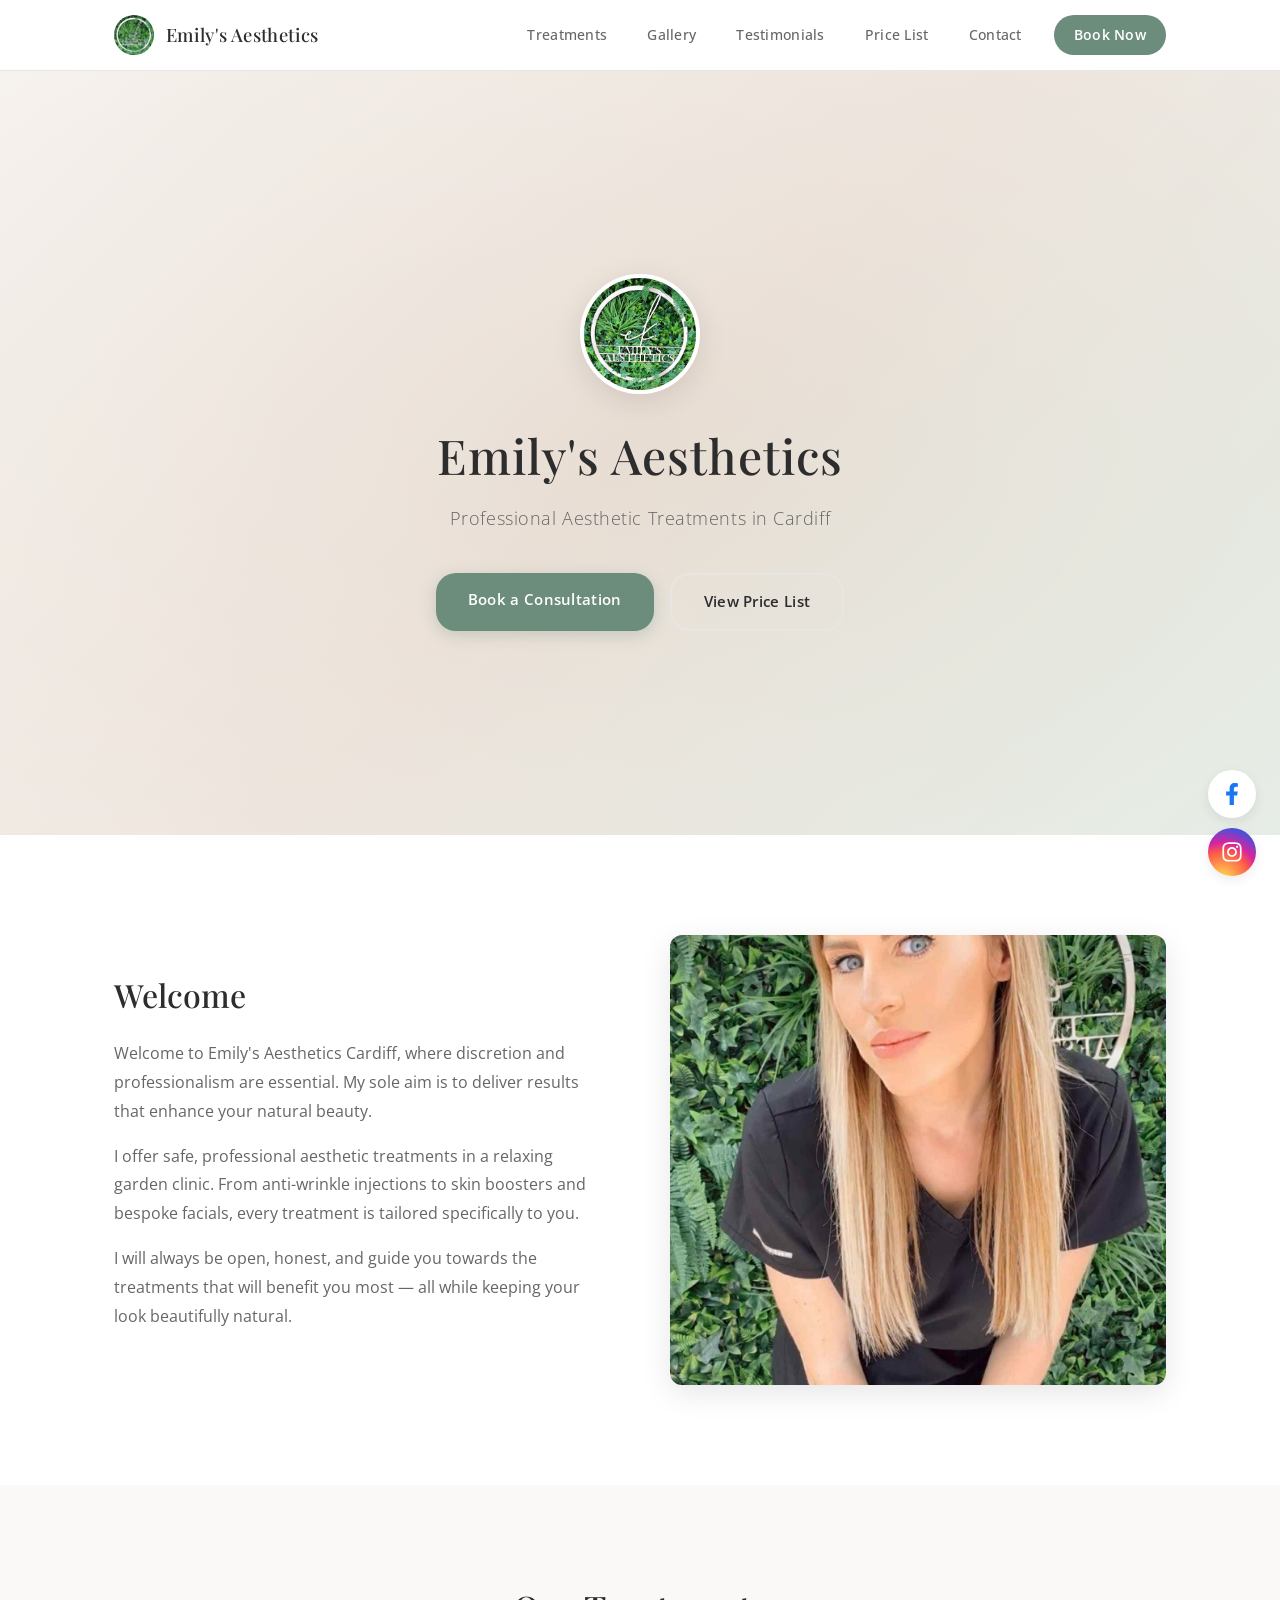
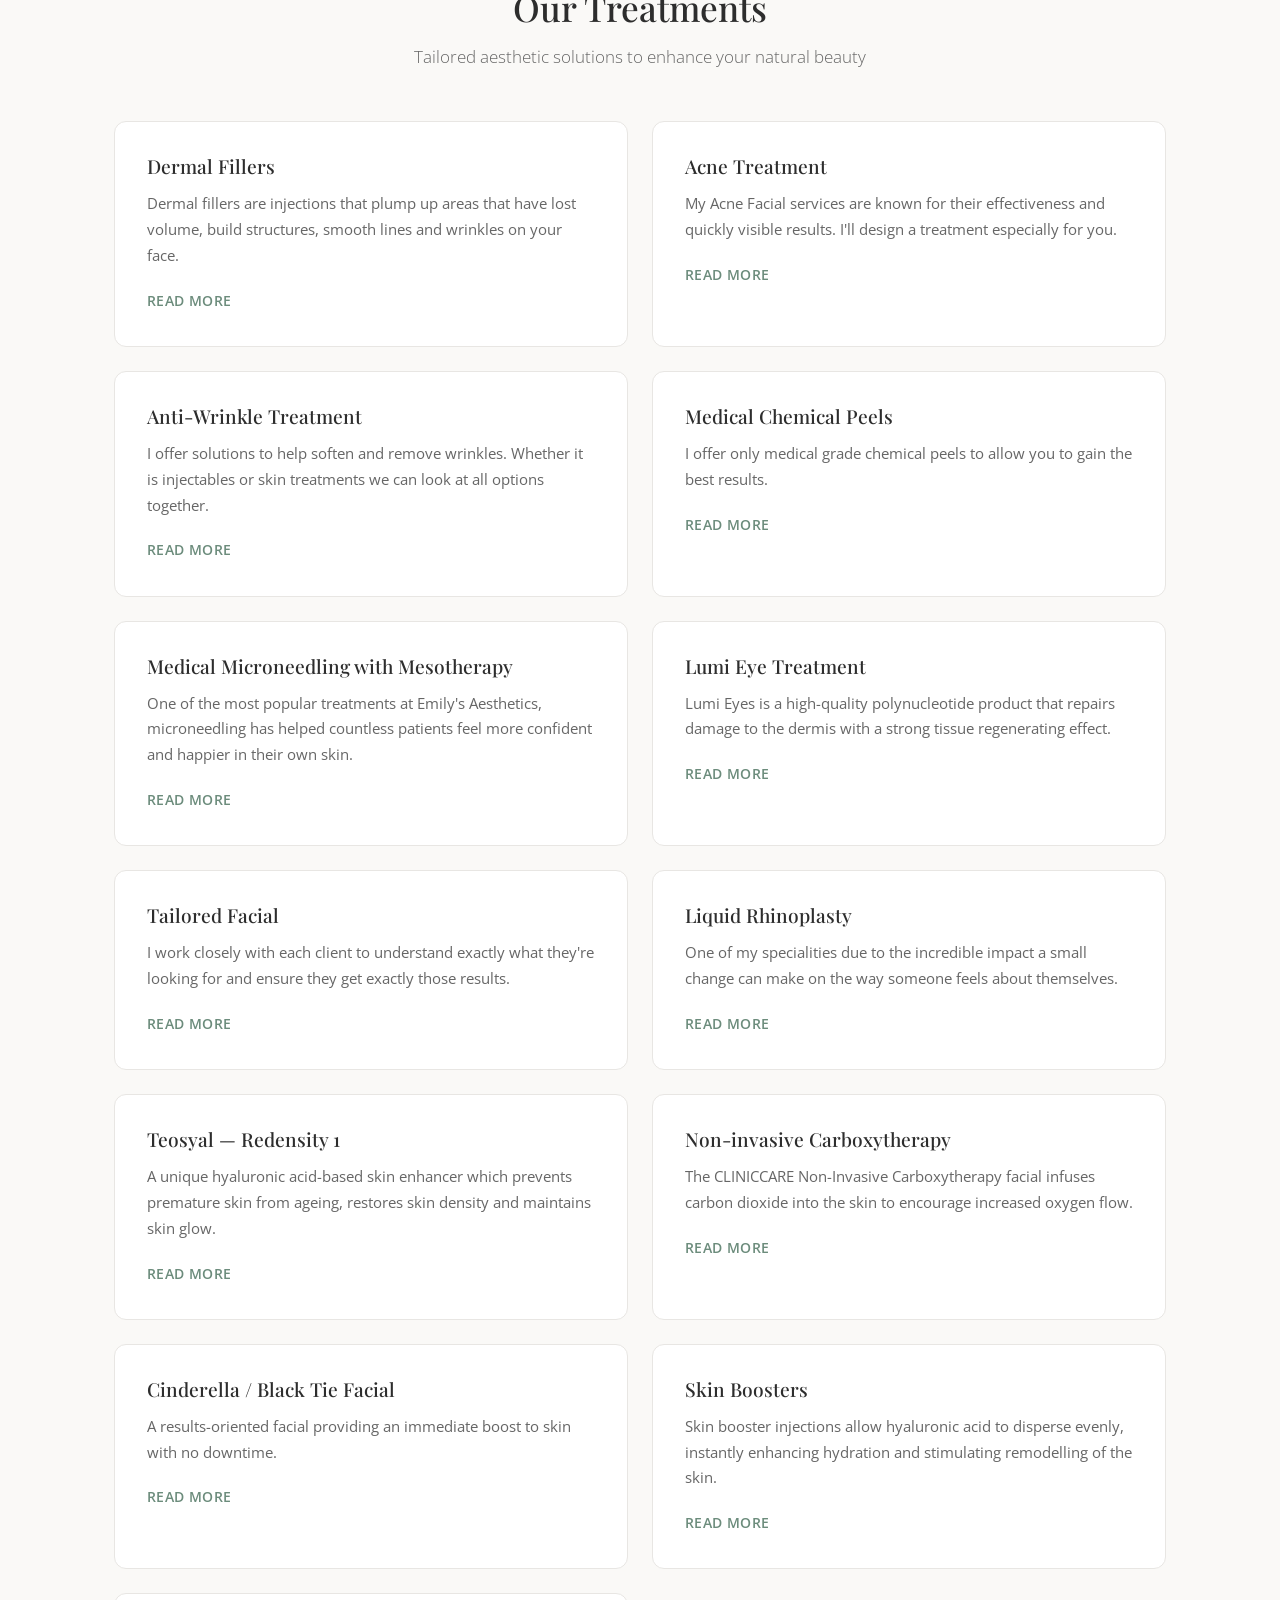
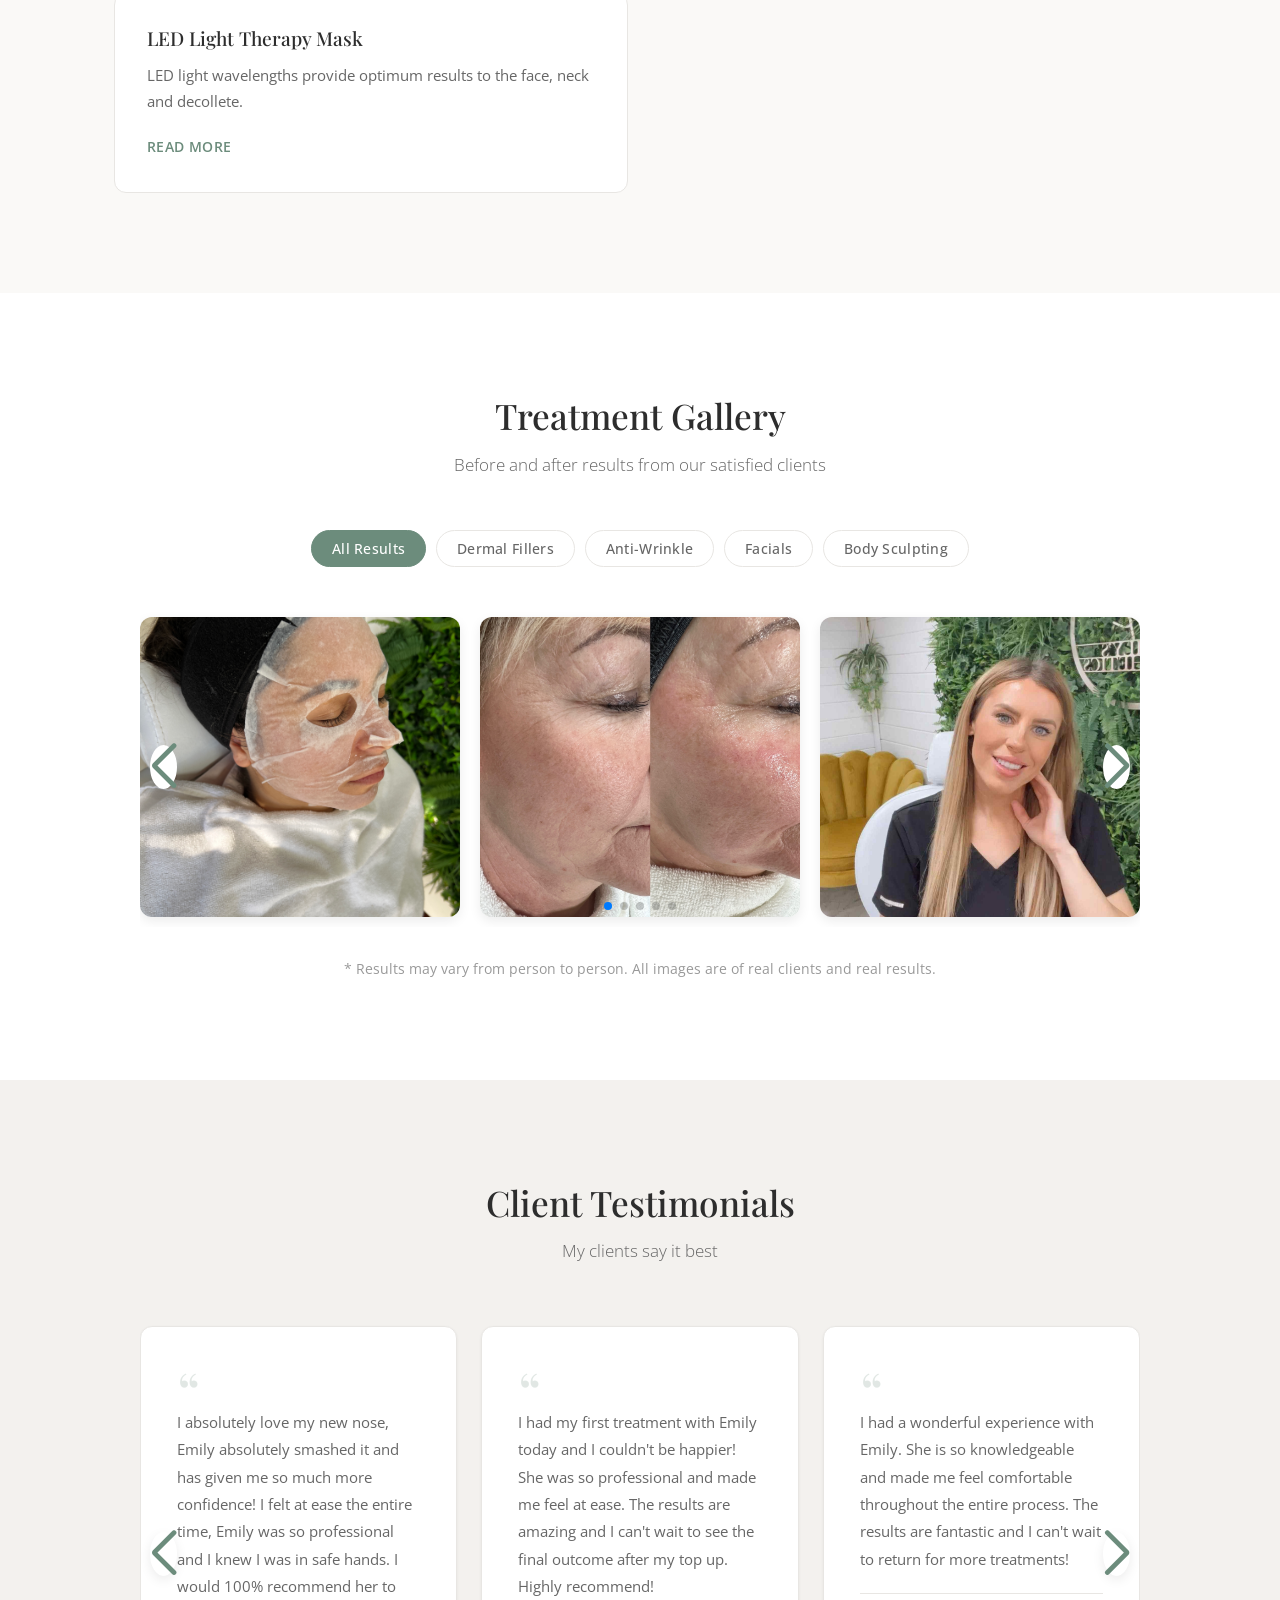
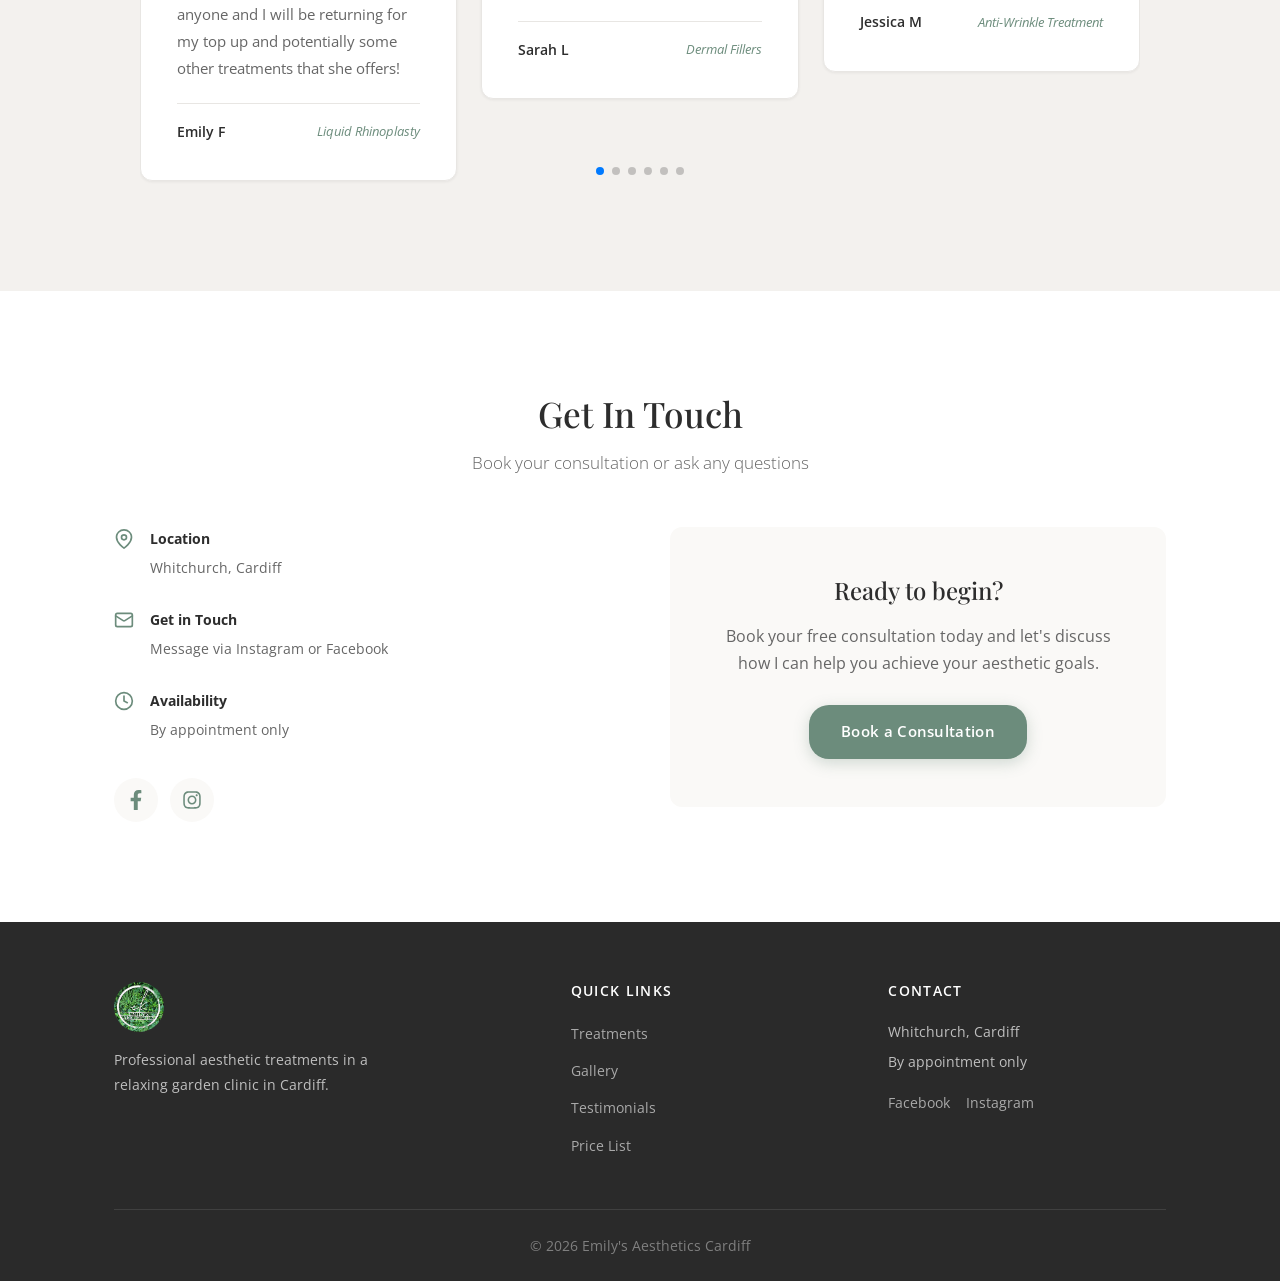
<file: index.html>
<!DOCTYPE html>
<html lang="en">
<head>
    <meta charset="UTF-8" />
    <meta name="viewport" content="width=device-width, initial-scale=1.0" />
    <meta name="description" content="Professional aesthetic treatments in Cardiff. Specializing in dermal fillers, anti-wrinkle treatments, and skin rejuvenation.">
    <meta name="keywords" content="aesthetics, Cardiff, dermal fillers, anti-wrinkle, skin treatments">
    <meta name="author" content="Emily's Aesthetics">
    <title>Emily's Aesthetics Cardiff</title>

    <!-- Stylesheets -->
    <link rel="stylesheet" href="style.css" />
    <link rel="preconnect" href="https://fonts.googleapis.com">
    <link rel="preconnect" href="https://fonts.gstatic.com" crossorigin>
    <link href="https://fonts.googleapis.com/css2?family=Playfair+Display:ital,wght@0,400;0,500;0,600;1,400&family=Open+Sans:wght@300;400;500;600&display=swap" rel="stylesheet">
    <link rel="stylesheet" href="https://cdn.jsdelivr.net/npm/swiper@11/swiper-bundle.min.css" />

    <!-- Schema Markup -->
    <script type="application/ld+json">
    {
      "@context": "https://schema.org",
      "@type": "BeautySalon",
      "name": "Emily's Aesthetics Cardiff",
      "address": {
        "@type": "PostalAddress",
        "addressLocality": "Cardiff",
        "addressRegion": "Wales"
      },
      "description": "Professional aesthetic treatments and skin care services",
      "priceRange": "££"
    }
    </script>
</head>
<body>

    <!-- Navigation -->
    <nav class="main-nav" id="mainNav">
        <div class="nav-inner">
            <a href="#" class="nav-logo">
                <img src="round-logo.jpg" alt="Emily's Aesthetics" />
                <span>Emily's Aesthetics</span>
            </a>
            <button class="nav-toggle" id="navToggle" aria-label="Toggle navigation">
                <span></span>
                <span></span>
                <span></span>
            </button>
            <ul class="nav-links" id="navLinks">
                <li><a href="#treatments">Treatments</a></li>
                <li><a href="#gallery">Gallery</a></li>
                <li><a href="#testimonials">Testimonials</a></li>
                <li><a href="price-list.html">Price List</a></li>
                <li><a href="#contact">Contact</a></li>
                <li><a href="https://portal.aestheticnursesoftware.com/book-online/953" class="nav-cta">Book Now</a></li>
            </ul>
        </div>
    </nav>

    <!-- Hero Header -->
    <header class="hero">
        <div class="hero-overlay"></div>
        <div class="hero-content">
            <img src="round-logo.jpg" alt="Emily's Aesthetics Logo" class="hero-logo" />
            <h1>Emily's Aesthetics</h1>
            <p class="hero-tagline">Professional Aesthetic Treatments in Cardiff</p>
            <div class="hero-buttons">
                <a href="https://portal.aestheticnursesoftware.com/book-online/953" class="btn btn-primary">Book a Consultation</a>
                <a href="price-list.html" class="btn btn-secondary">View Price List</a>
            </div>
        </div>
    </header>

    <!-- About / Intro Section -->
    <section class="intro">
        <div class="container">
            <div class="intro-content">
                <div class="intro-text">
                    <h2>Welcome</h2>
                    <p>Welcome to Emily's Aesthetics Cardiff, where discretion and professionalism are essential. My sole aim is to deliver results that enhance your natural beauty.</p>
                    <p>I offer safe, professional aesthetic treatments in a relaxing garden clinic. From anti-wrinkle injections to skin boosters and bespoke facials, every treatment is tailored specifically to you.</p>
                    <p>I will always be open, honest, and guide you towards the treatments that will benefit you most — all while keeping your look beautifully natural.</p>
                </div>
                <div class="intro-image">
                    <img src="emily.jpg" alt="Emily — Aesthetic Practitioner" loading="lazy" />
                </div>
            </div>
        </div>
    </section>

    <!-- Treatments Section -->
    <section id="treatments" class="treatments">
        <div class="container">
            <div class="section-header">
                <h2>Our Treatments</h2>
                <p>Tailored aesthetic solutions to enhance your natural beauty</p>
            </div>

            <div class="treatments-grid">
                <div class="treatment-card">
                    <h3>Dermal Fillers</h3>
                    <p>Dermal fillers are injections that plump up areas that have lost volume, build structures, smooth lines and wrinkles on your face.</p>
                    <p class="treatment-extra">I specialise in natural enhancements only that will tweak and enhance your natural beauty making you feel fresh and youthful.</p>
                    <span class="read-more-btn">Read more</span>
                </div>

                <div class="treatment-card">
                    <h3>Acne Treatment</h3>
                    <p>My Acne Facial services are known for their effectiveness and quickly visible results. I'll design a treatment especially for you.</p>
                    <p class="treatment-extra">Ready to achieve the finest results? Schedule your next appointment today.</p>
                    <span class="read-more-btn">Read more</span>
                </div>

                <div class="treatment-card">
                    <h3>Anti-Wrinkle Treatment</h3>
                    <p>I offer solutions to help soften and remove wrinkles. Whether it is injectables or skin treatments we can look at all options together.</p>
                    <span class="read-more-btn">Read more</span>
                </div>

                <div class="treatment-card">
                    <h3>Medical Chemical Peels</h3>
                    <p>I offer only medical grade chemical peels to allow you to gain the best results.</p>
                    <p class="treatment-extra">Skin peels can improve fine lines and wrinkles, pigmentation, rough skin surface, dehydrated skin, acne and acne scarring, rosacea, closes dilated pores, and decreased luminosity. Treatment intervals vary from 1 week to 4 weeks during a series of 4 to 6 treatments.</p>
                    <span class="read-more-btn">Read more</span>
                </div>

                <div class="treatment-card">
                    <h3>Medical Microneedling with Mesotherapy</h3>
                    <p>One of the most popular treatments at Emily's Aesthetics, microneedling has helped countless patients feel more confident and happier in their own skin.</p>
                    <p class="treatment-extra">Reach out to learn more about how this service can be personalised for your unique needs.</p>
                    <span class="read-more-btn">Read more</span>
                </div>

                <div class="treatment-card">
                    <h3>Lumi Eye Treatment</h3>
                    <p>Lumi Eyes is a high-quality polynucleotide product that repairs damage to the dermis with a strong tissue regenerating effect.</p>
                    <p class="treatment-extra">Designed for treatments around the eyes and the tear valley with a filling effect. The result is strong hydration, rejuvenation of the tissue, and reduction of fatigue symptoms and skin blueing.</p>
                    <span class="read-more-btn">Read more</span>
                </div>

                <div class="treatment-card">
                    <h3>Tailored Facial</h3>
                    <p>I work closely with each client to understand exactly what they're looking for and ensure they get exactly those results.</p>
                    <p class="treatment-extra">There is a wide range of different facial options. For more information, get in touch to arrange a free consultation.</p>
                    <span class="read-more-btn">Read more</span>
                </div>

                <div class="treatment-card">
                    <h3>Liquid Rhinoplasty</h3>
                    <p>One of my specialities due to the incredible impact a small change can make on the way someone feels about themselves.</p>
                    <p class="treatment-extra">It is a highly skilled area that has to be treated with the utmost knowledge of anatomy and risk management. I have mastered my skills over years of training and treating this specific area.</p>
                    <span class="read-more-btn">Read more</span>
                </div>

                <div class="treatment-card">
                    <h3>Teosyal — Redensity 1</h3>
                    <p>A unique hyaluronic acid-based skin enhancer which prevents premature skin from ageing, restores skin density and maintains skin glow.</p>
                    <p class="treatment-extra">This treatment can be used on the face, neck and neckline. Suitable for areas showing signs of dryness, cutaneous slackening, sun damage and ageing.</p>
                    <span class="read-more-btn">Read more</span>
                </div>

                <div class="treatment-card">
                    <h3>Non-invasive Carboxytherapy</h3>
                    <p>The CLINICCARE Non-Invasive Carboxytherapy facial infuses carbon dioxide into the skin to encourage increased oxygen flow.</p>
                    <p class="treatment-extra">This improves circulation, resulting in cell restoration, reduction in fine lines and wrinkles, and collagen stimulation.</p>
                    <span class="read-more-btn">Read more</span>
                </div>

                <div class="treatment-card">
                    <h3>Cinderella / Black Tie Facial</h3>
                    <p>A results-oriented facial providing an immediate boost to skin with no downtime.</p>
                    <p class="treatment-extra">Skin looks brighter, firmer and re-hydrated after just one treatment, with a natural luminosity that lasts up to 48 hours!</p>
                    <span class="read-more-btn">Read more</span>
                </div>

                <div class="treatment-card">
                    <h3>Skin Boosters</h3>
                    <p>Skin booster injections allow hyaluronic acid to disperse evenly, instantly enhancing hydration and stimulating remodelling of the skin.</p>
                    <p class="treatment-extra">They do not create shape or volume in the skin as it is not a dermal filler.</p>
                    <span class="read-more-btn">Read more</span>
                </div>

                <div class="treatment-card">
                    <h3>LED Light Therapy Mask</h3>
                    <p>LED light wavelengths provide optimum results to the face, neck and decollete.</p>
                    <p class="treatment-extra">This technology stimulates cells called fibroblasts which produce collagen, while slowing down the production of enzymes that break down collagen.</p>
                    <span class="read-more-btn">Read more</span>
                </div>
            </div>
        </div>
    </section>

    <!-- Gallery Section -->
    <section id="gallery" class="gallery">
        <div class="container">
            <div class="section-header">
                <h2>Treatment Gallery</h2>
                <p>Before and after results from our satisfied clients</p>
            </div>

            <div class="gallery-categories">
                <button class="category-btn active" data-category="all">All Results</button>
                <button class="category-btn" data-category="fillers">Dermal Fillers</button>
                <button class="category-btn" data-category="anti-wrinkle">Anti-Wrinkle</button>
                <button class="category-btn" data-category="facials">Facials</button>
                <button class="category-btn" data-category="sculpting">Body Sculpting</button>
            </div>

            <!-- Gallery Swiper -->
            <div class="swiper gallerySwiper">
                <div class="swiper-wrapper">
                    <div class="swiper-slide">
                        <div class="gallery-card">
                            <img src="facial-mask.jpg" alt="Facial Treatment Results" loading="lazy" class="gallery-image" />
                            <div class="gallery-caption">Facial Treatment Results</div>
                        </div>
                    </div>
                    <div class="swiper-slide">
                        <div class="gallery-card">
                            <img src="before-after.jpg" alt="Before and After Comparison" loading="lazy" class="gallery-image" />
                            <div class="gallery-caption">Treatment Transformation</div>
                        </div>
                    </div>
                    <div class="swiper-slide">
                        <div class="gallery-card">
                            <img src="face.jpg" alt="Close-Up Result" loading="lazy" class="gallery-image" />
                            <div class="gallery-caption">Detailed Results</div>
                        </div>
                    </div>
                    <div class="swiper-slide">
                        <div class="gallery-card">
                            <img src="chair.jpg" alt="Professional Clinic Environment" loading="lazy" class="gallery-image" />
                            <div class="gallery-caption">Our Professional Clinic</div>
                        </div>
                    </div>
                    <div class="swiper-slide">
                        <div class="gallery-card">
                            <img src="emily.jpg" alt="Emily at Work" loading="lazy" class="gallery-image" />
                            <div class="gallery-caption">Emily Performing Treatment</div>
                        </div>
                    </div>
                </div>
                <div class="swiper-button-next" aria-label="Next slide"></div>
                <div class="swiper-button-prev" aria-label="Previous slide"></div>
                <div class="swiper-pagination"></div>
            </div>

            <div class="gallery-disclaimer">
                <p>* Results may vary from person to person. All images are of real clients and real results.</p>
            </div>
        </div>

        <!-- Gallery Modal -->
        <div id="gallery-modal" class="modal">
            <span class="close-modal" aria-label="Close image preview">&times;</span>
            <img class="modal-content" id="modal-img" alt="Enlarged gallery image">
            <div id="modal-caption"></div>
        </div>
    </section>

    <!-- Testimonials Section -->
    <section id="testimonials" class="testimonials">
        <div class="container">
            <div class="section-header">
                <h2>Client Testimonials</h2>
                <p>My clients say it best</p>
            </div>

            <div class="swiper testimonialSwiper">
                <div class="swiper-wrapper">
                    <div class="swiper-slide">
                        <div class="testimonial-card">
                            <div class="quote-mark">&ldquo;</div>
                            <p>I absolutely love my new nose, Emily absolutely smashed it and has given me so much more confidence! I felt at ease the entire time, Emily was so professional and I knew I was in safe hands. I would 100% recommend her to anyone and I will be returning for my top up and potentially some other treatments that she offers!</p>
                            <div class="testimonial-footer">
                                <span class="client-name">Emily F</span>
                                <span class="client-treatment">Liquid Rhinoplasty</span>
                            </div>
                        </div>
                    </div>
                    <div class="swiper-slide">
                        <div class="testimonial-card">
                            <div class="quote-mark">&ldquo;</div>
                            <p>I had my first treatment with Emily today and I couldn't be happier! She was so professional and made me feel at ease. The results are amazing and I can't wait to see the final outcome after my top up. Highly recommend!</p>
                            <div class="testimonial-footer">
                                <span class="client-name">Sarah L</span>
                                <span class="client-treatment">Dermal Fillers</span>
                            </div>
                        </div>
                    </div>
                    <div class="swiper-slide">
                        <div class="testimonial-card">
                            <div class="quote-mark">&ldquo;</div>
                            <p>I had a wonderful experience with Emily. She is so knowledgeable and made me feel comfortable throughout the entire process. The results are fantastic and I can't wait to return for more treatments!</p>
                            <div class="testimonial-footer">
                                <span class="client-name">Jessica M</span>
                                <span class="client-treatment">Anti-Wrinkle Treatment</span>
                            </div>
                        </div>
                    </div>
                    <div class="swiper-slide">
                        <div class="testimonial-card">
                            <div class="quote-mark">&ldquo;</div>
                            <p>Emily is amazing! She took the time to understand exactly what I wanted and delivered beyond my expectations. The results are natural and beautiful. I highly recommend her services!</p>
                            <div class="testimonial-footer">
                                <span class="client-name">Laura T</span>
                                <span class="client-treatment">Facial Treatment</span>
                            </div>
                        </div>
                    </div>
                    <div class="swiper-slide">
                        <div class="testimonial-card">
                            <div class="quote-mark">&ldquo;</div>
                            <p>I had a fantastic experience with Emily. She is so professional and knowledgeable. The results are stunning and I couldn't be happier. I will definitely be returning for more treatments!</p>
                            <div class="testimonial-footer">
                                <span class="client-name">Rachel B</span>
                                <span class="client-treatment">Skin Boosters</span>
                            </div>
                        </div>
                    </div>
                    <div class="swiper-slide">
                        <div class="testimonial-card">
                            <div class="quote-mark">&ldquo;</div>
                            <p>I highly recommend Emily's Aesthetics for anyone considering non-surgical cosmetic treatments. She has truly exceeded my expectations, and I will definitely be returning for future enhancements. Thank you, Em, for helping me look and feel my best!</p>
                            <div class="testimonial-footer">
                                <span class="client-name">Taryn W</span>
                                <span class="client-treatment">Combined Treatments</span>
                            </div>
                        </div>
                    </div>
                </div>
                <div class="swiper-button-next"></div>
                <div class="swiper-button-prev"></div>
                <div class="swiper-pagination"></div>
            </div>
        </div>
    </section>

    <!-- Contact Section -->
    <section id="contact" class="contact">
        <div class="container">
            <div class="section-header">
                <h2>Get In Touch</h2>
                <p>Book your consultation or ask any questions</p>
            </div>
            <div class="contact-grid">
                <div class="contact-info">
                    <div class="contact-item">
                        <svg xmlns="http://www.w3.org/2000/svg" width="20" height="20" viewBox="0 0 24 24" fill="none" stroke="currentColor" stroke-width="2" stroke-linecap="round" stroke-linejoin="round"><path d="M21 10c0 7-9 13-9 13s-9-6-9-13a9 9 0 0 1 18 0z"></path><circle cx="12" cy="10" r="3"></circle></svg>
                        <div>
                            <strong>Location</strong>
                            <p>Whitchurch, Cardiff</p>
                        </div>
                    </div>
                    <div class="contact-item">
                        <svg xmlns="http://www.w3.org/2000/svg" width="20" height="20" viewBox="0 0 24 24" fill="none" stroke="currentColor" stroke-width="2" stroke-linecap="round" stroke-linejoin="round"><rect width="20" height="16" x="2" y="4" rx="2"></rect><path d="m22 7-8.97 5.7a1.94 1.94 0 0 1-2.06 0L2 7"></path></svg>
                        <div>
                            <strong>Get in Touch</strong>
                            <p>Message via Instagram or Facebook</p>
                        </div>
                    </div>
                    <div class="contact-item">
                        <svg xmlns="http://www.w3.org/2000/svg" width="20" height="20" viewBox="0 0 24 24" fill="none" stroke="currentColor" stroke-width="2" stroke-linecap="round" stroke-linejoin="round"><circle cx="12" cy="12" r="10"></circle><polyline points="12 6 12 12 16 14"></polyline></svg>
                        <div>
                            <strong>Availability</strong>
                            <p>By appointment only</p>
                        </div>
                    </div>
                    <div class="contact-socials">
                        <a href="https://www.facebook.com/EmilysAestheticsCardiff" target="_blank" rel="noopener noreferrer" aria-label="Facebook">
                            <svg xmlns="http://www.w3.org/2000/svg" viewBox="0 0 320 512"><path d="M279.14 288l14.22-92.66h-88.91v-60.13c0-25.35 12.42-50.06 52.24-50.06h40.42V6.26S260.43 0 225.36 0c-73.22 0-121.08 44.38-121.08 124.72v70.62H22.89V288h81.39v224h100.17V288z"/></svg>
                        </a>
                        <a href="https://www.instagram.com/emily_aesthetics_cardiff/" target="_blank" rel="noopener noreferrer" aria-label="Instagram">
                            <svg xmlns="http://www.w3.org/2000/svg" viewBox="0 0 448 512"><path d="M224.1 141c-63.6 0-114.9 51.3-114.9 114.9s51.3 114.9 114.9 114.9S339 319.5 339 255.9 287.7 141 224.1 141zm0 189.6c-41.1 0-74.7-33.5-74.7-74.7s33.5-74.7 74.7-74.7 74.7 33.5 74.7 74.7-33.6 74.7-74.7 74.7zm146.4-194.3c0 14.9-12 26.8-26.8 26.8-14.9 0-26.8-12-26.8-26.8s12-26.8 26.8-26.8 26.8 12 26.8 26.8zm76.1 27.2c-1.7-35.9-9.9-67.7-36.2-93.9-26.2-26.2-58-34.4-93.9-36.2-37-2.1-147.9-2.1-184.9 0-35.8 1.7-67.6 9.9-93.9 36.1s-34.4 58-36.2 93.9c-2.1 37-2.1 147.9 0 184.9 1.7 35.9 9.9 67.7 36.2 93.9s58 34.4 93.9 36.2c37 2.1 147.9 2.1 184.9 0 35.9-1.7 67.7-9.9 93.9-36.2 26.2-26.2 34.4-58 36.2-93.9 2.1-37 2.1-147.8 0-184.8zM398.8 388c-7.8 19.6-22.9 34.7-42.6 42.6-29.5 11.7-99.5 9-132.1 9s-102.7 2.6-132.1-9c-19.6-7.8-34.7-22.9-42.6-42.6-11.7-29.5-9-99.5-9-132.1s-2.6-102.7 9-132.1c7.8-19.6 22.9-34.7 42.6-42.6 29.5-11.7 99.5-9 132.1-9s102.7-2.6 132.1 9c19.6 7.8 34.7 22.9 42.6 42.6 11.7 29.5 9 99.5 9 132.1s2.7 102.7-9 132.1z"/></svg>
                        </a>
                    </div>
                </div>
                <div class="contact-cta">
                    <h3>Ready to begin?</h3>
                    <p>Book your free consultation today and let's discuss how I can help you achieve your aesthetic goals.</p>
                    <a href="https://portal.aestheticnursesoftware.com/book-online/953" class="btn btn-primary">Book a Consultation</a>
                </div>
            </div>
        </div>
    </section>

    <!-- Floating Social Icons -->
    <div class="floating-social">
        <a href="https://www.facebook.com/EmilysAestheticsCardiff" target="_blank" rel="noopener noreferrer" class="social-float facebook" aria-label="Visit our Facebook page">
            <svg xmlns="http://www.w3.org/2000/svg" viewBox="0 0 320 512"><path d="M279.14 288l14.22-92.66h-88.91v-60.13c0-25.35 12.42-50.06 52.24-50.06h40.42V6.26S260.43 0 225.36 0c-73.22 0-121.08 44.38-121.08 124.72v70.62H22.89V288h81.39v224h100.17V288z"/></svg>
        </a>
        <a href="https://www.instagram.com/emily_aesthetics_cardiff/" target="_blank" rel="noopener noreferrer" class="social-float instagram" aria-label="Visit our Instagram page">
            <svg xmlns="http://www.w3.org/2000/svg" viewBox="0 0 448 512"><path d="M224.1 141c-63.6 0-114.9 51.3-114.9 114.9s51.3 114.9 114.9 114.9S339 319.5 339 255.9 287.7 141 224.1 141zm0 189.6c-41.1 0-74.7-33.5-74.7-74.7s33.5-74.7 74.7-74.7 74.7 33.5 74.7 74.7-33.6 74.7-74.7 74.7zm146.4-194.3c0 14.9-12 26.8-26.8 26.8-14.9 0-26.8-12-26.8-26.8s12-26.8 26.8-26.8 26.8 12 26.8 26.8zm76.1 27.2c-1.7-35.9-9.9-67.7-36.2-93.9-26.2-26.2-58-34.4-93.9-36.2-37-2.1-147.9-2.1-184.9 0-35.8 1.7-67.6 9.9-93.9 36.1s-34.4 58-36.2 93.9c-2.1 37-2.1 147.9 0 184.9 1.7 35.9 9.9 67.7 36.2 93.9s58 34.4 93.9 36.2c37 2.1 147.9 2.1 184.9 0 35.9-1.7 67.7-9.9 93.9-36.2 26.2-26.2 34.4-58 36.2-93.9 2.1-37 2.1-147.8 0-184.8zM398.8 388c-7.8 19.6-22.9 34.7-42.6 42.6-29.5 11.7-99.5 9-132.1 9s-102.7 2.6-132.1-9c-19.6-7.8-34.7-22.9-42.6-42.6-11.7-29.5-9-99.5-9-132.1s-2.6-102.7 9-132.1c7.8-19.6 22.9-34.7 42.6-42.6 29.5-11.7 99.5-9 132.1-9s102.7-2.6 132.1 9c19.6 7.8 34.7 22.9 42.6 42.6 11.7 29.5 9 99.5 9 132.1s2.7 102.7-9 132.1z"/></svg>
        </a>
    </div>

    <!-- Footer -->
    <footer class="site-footer">
        <div class="container">
            <div class="footer-grid">
                <div class="footer-brand">
                    <img src="round-logo.jpg" alt="Emily's Aesthetics" class="footer-logo" />
                    <p>Professional aesthetic treatments in a relaxing garden clinic in Cardiff.</p>
                </div>
                <div class="footer-links">
                    <h4>Quick Links</h4>
                    <ul>
                        <li><a href="#treatments">Treatments</a></li>
                        <li><a href="#gallery">Gallery</a></li>
                        <li><a href="#testimonials">Testimonials</a></li>
                        <li><a href="price-list.html">Price List</a></li>
                    </ul>
                </div>
                <div class="footer-contact">
                    <h4>Contact</h4>
                    <p>Whitchurch, Cardiff</p>
                    <p>By appointment only</p>
                    <div class="footer-socials">
                        <a href="https://www.facebook.com/EmilysAestheticsCardiff" target="_blank" rel="noopener noreferrer" aria-label="Facebook">Facebook</a>
                        <a href="https://www.instagram.com/emily_aesthetics_cardiff/" target="_blank" rel="noopener noreferrer" aria-label="Instagram">Instagram</a>
                    </div>
                </div>
            </div>
            <div class="footer-bottom">
                <p>&copy; 2026 Emily's Aesthetics Cardiff</p>
            </div>
        </div>
    </footer>

    <!-- Scripts -->
    <script src="https://cdn.jsdelivr.net/npm/swiper@11/swiper-bundle.min.js"></script>
    <script src="script.js"></script>
</body>
</html>
</file>
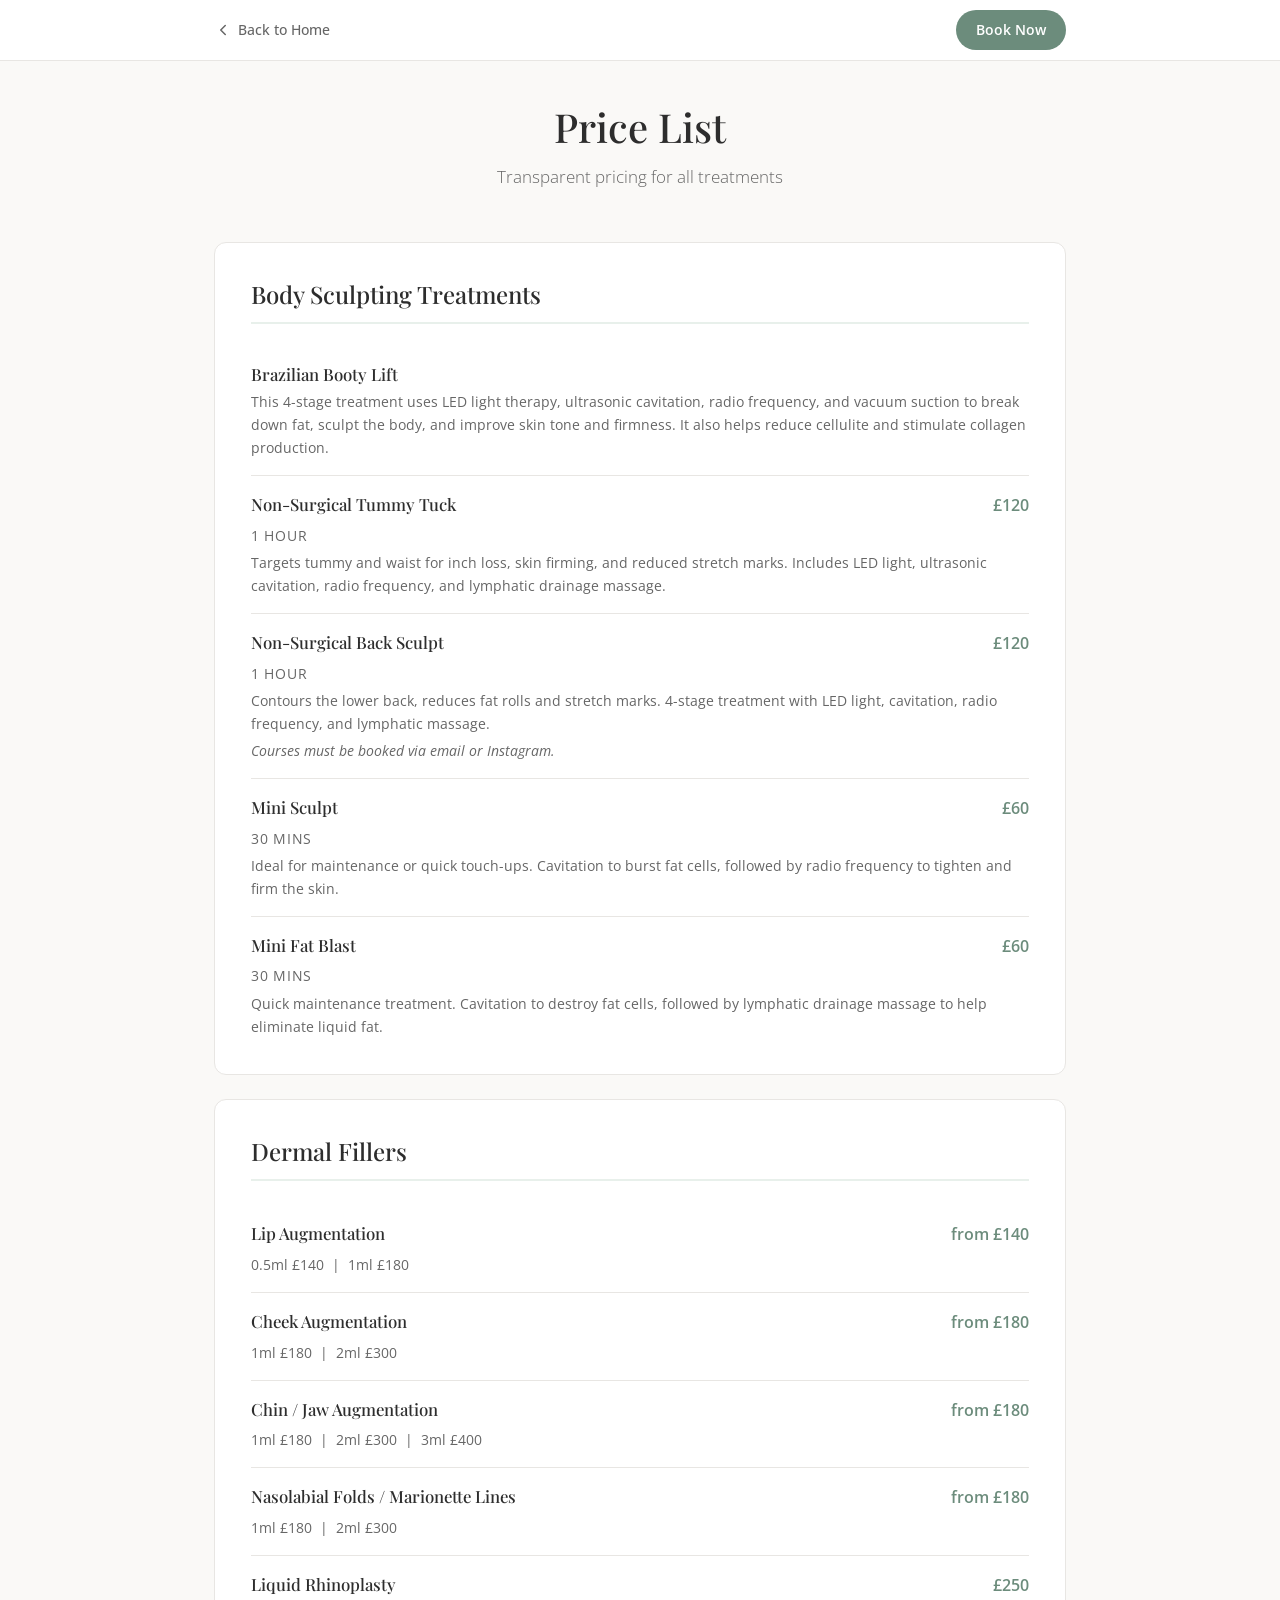
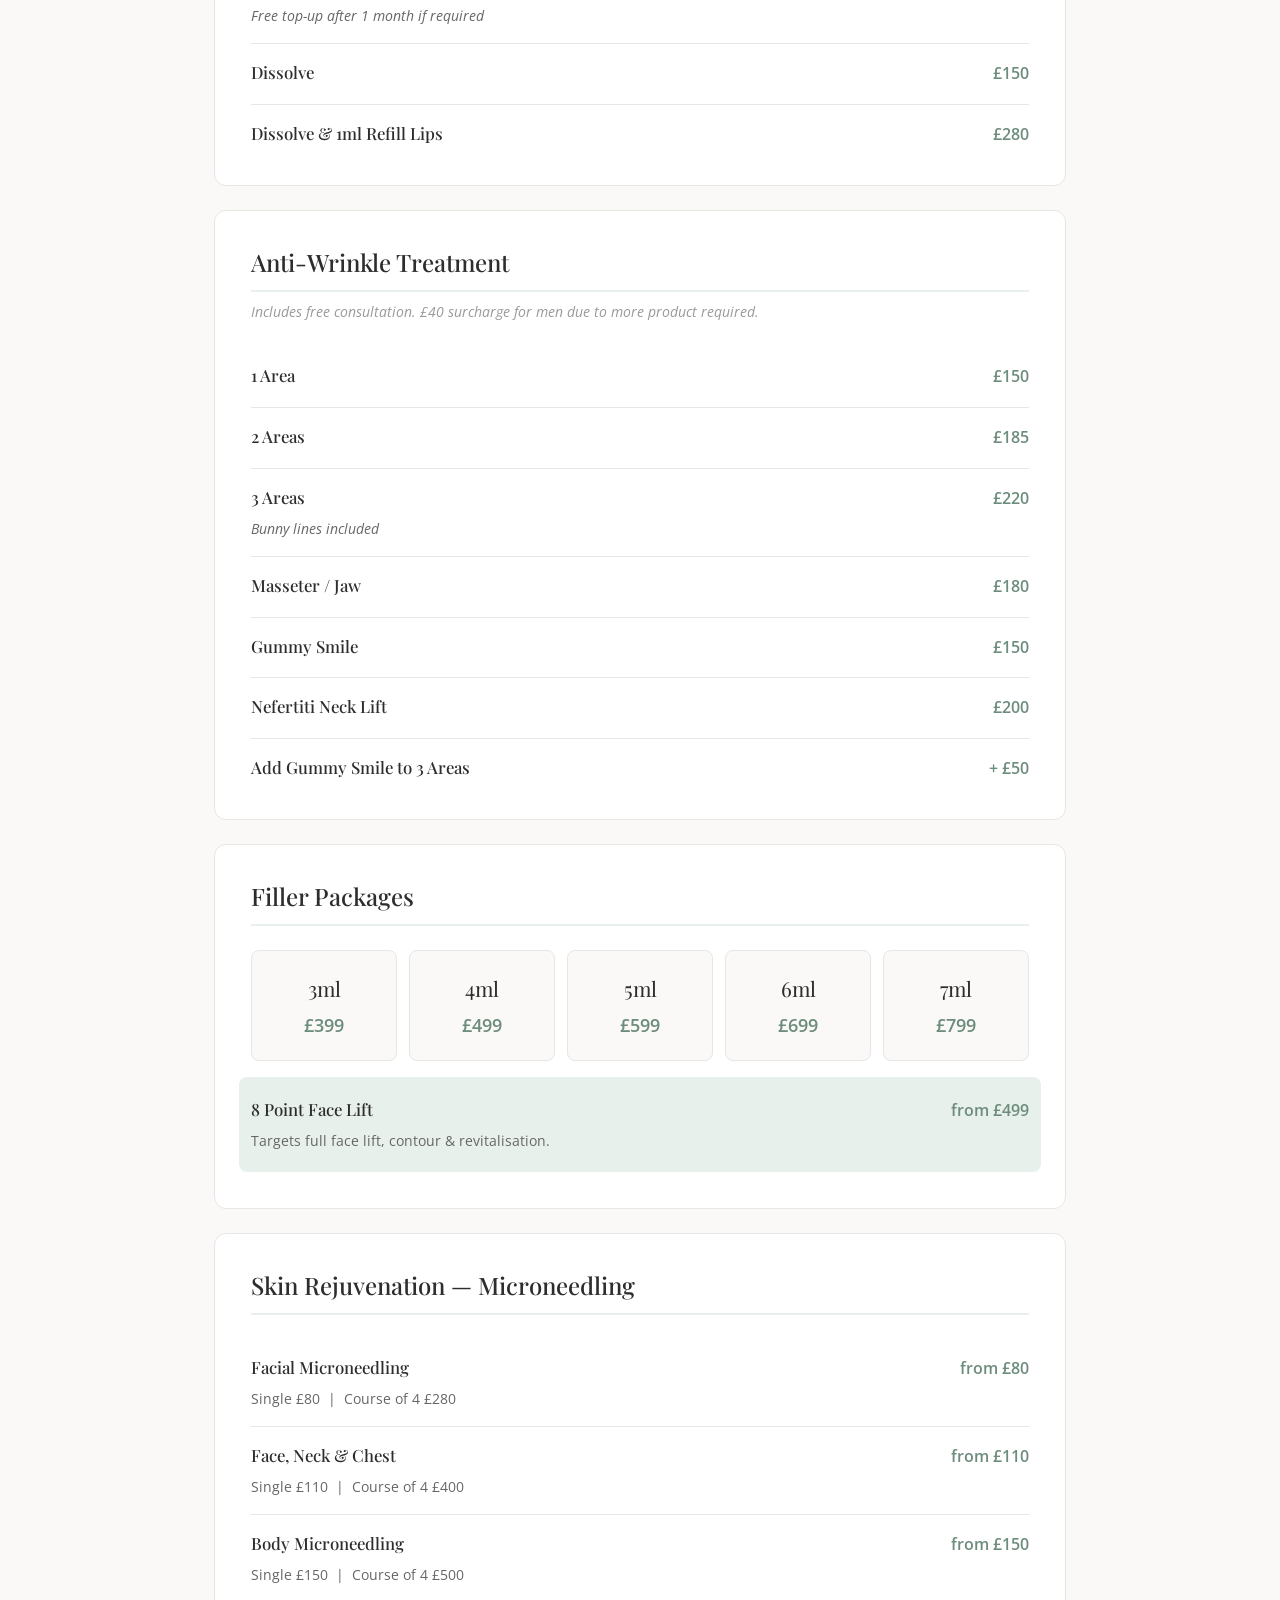
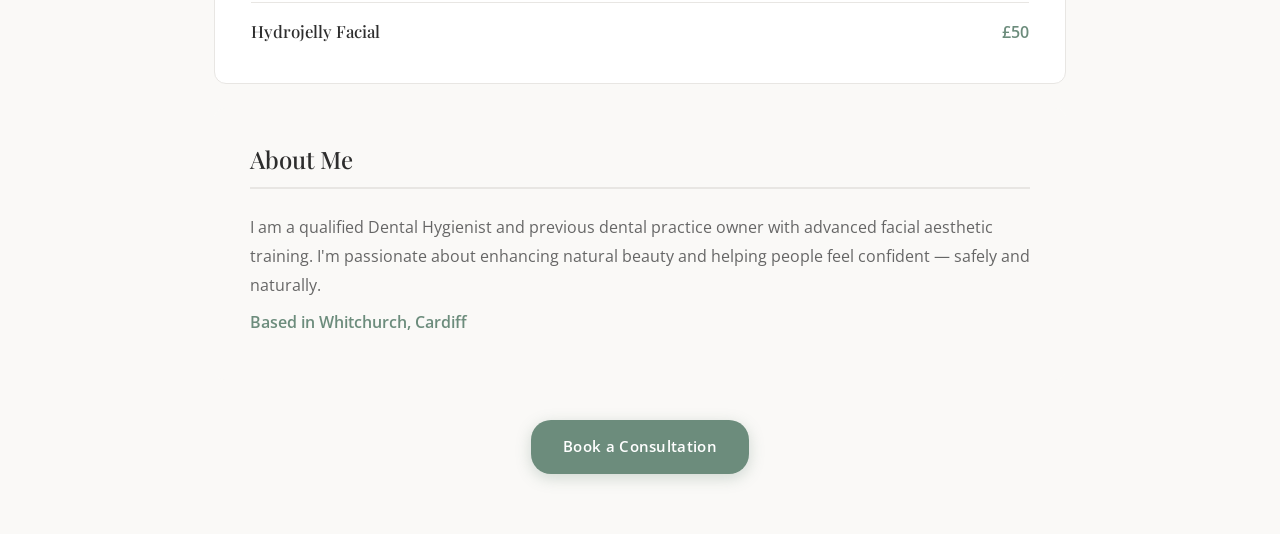
<file: price-list.html>
<!DOCTYPE html>
<html lang="en">
<head>
    <meta charset="UTF-8" />
    <meta name="viewport" content="width=device-width, initial-scale=1.0"/>
    <title>Emily's Aesthetics – Price List</title>
    <link rel="stylesheet" href="price-style.css" />
    <link rel="preconnect" href="https://fonts.googleapis.com">
    <link rel="preconnect" href="https://fonts.gstatic.com" crossorigin>
    <link href="https://fonts.googleapis.com/css2?family=Playfair+Display:ital,wght@0,400;0,500;0,600;1,400&family=Open+Sans:wght@300;400;500;600&display=swap" rel="stylesheet">
</head>
<body>

    <!-- Back Navigation -->
    <nav class="price-nav">
        <div class="price-nav-inner">
            <a href="index.html" class="back-link">
                <svg xmlns="http://www.w3.org/2000/svg" width="18" height="18" viewBox="0 0 24 24" fill="none" stroke="currentColor" stroke-width="2" stroke-linecap="round" stroke-linejoin="round"><polyline points="15 18 9 12 15 6"></polyline></svg>
                Back to Home
            </a>
            <a href="https://portal.aestheticnursesoftware.com/book-online/953" class="nav-book-btn">Book Now</a>
        </div>
    </nav>

    <div class="price-container">
        <header class="price-header">
            <h1>Price List</h1>
            <p>Transparent pricing for all treatments</p>
        </header>

        <section class="price-section">
            <h2>Body Sculpting Treatments</h2>

            <div class="price-item">
                <h3>Brazilian Booty Lift</h3>
                <p>This 4-stage treatment uses LED light therapy, ultrasonic cavitation, radio frequency, and vacuum suction to break down fat, sculpt the body, and improve skin tone and firmness. It also helps reduce cellulite and stimulate collagen production.</p>
            </div>

            <div class="price-item">
                <div class="price-item-header">
                    <h3>Non-Surgical Tummy Tuck</h3>
                    <span class="price">&pound;120</span>
                </div>
                <p class="duration">1 hour</p>
                <p>Targets tummy and waist for inch loss, skin firming, and reduced stretch marks. Includes LED light, ultrasonic cavitation, radio frequency, and lymphatic drainage massage.</p>
            </div>

            <div class="price-item">
                <div class="price-item-header">
                    <h3>Non-Surgical Back Sculpt</h3>
                    <span class="price">&pound;120</span>
                </div>
                <p class="duration">1 hour</p>
                <p>Contours the lower back, reduces fat rolls and stretch marks. 4-stage treatment with LED light, cavitation, radio frequency, and lymphatic massage.</p>
                <p class="note">Courses must be booked via email or Instagram.</p>
            </div>

            <div class="price-item">
                <div class="price-item-header">
                    <h3>Mini Sculpt</h3>
                    <span class="price">&pound;60</span>
                </div>
                <p class="duration">30 mins</p>
                <p>Ideal for maintenance or quick touch-ups. Cavitation to burst fat cells, followed by radio frequency to tighten and firm the skin.</p>
            </div>

            <div class="price-item">
                <div class="price-item-header">
                    <h3>Mini Fat Blast</h3>
                    <span class="price">&pound;60</span>
                </div>
                <p class="duration">30 mins</p>
                <p>Quick maintenance treatment. Cavitation to destroy fat cells, followed by lymphatic drainage massage to help eliminate liquid fat.</p>
            </div>
        </section>

        <section class="price-section">
            <h2>Dermal Fillers</h2>
            <div class="price-item">
                <div class="price-item-header">
                    <h3>Lip Augmentation</h3>
                    <span class="price">from &pound;140</span>
                </div>
                <p>0.5ml &pound;140 &nbsp;|&nbsp; 1ml &pound;180</p>
            </div>
            <div class="price-item">
                <div class="price-item-header">
                    <h3>Cheek Augmentation</h3>
                    <span class="price">from &pound;180</span>
                </div>
                <p>1ml &pound;180 &nbsp;|&nbsp; 2ml &pound;300</p>
            </div>
            <div class="price-item">
                <div class="price-item-header">
                    <h3>Chin / Jaw Augmentation</h3>
                    <span class="price">from &pound;180</span>
                </div>
                <p>1ml &pound;180 &nbsp;|&nbsp; 2ml &pound;300 &nbsp;|&nbsp; 3ml &pound;400</p>
            </div>
            <div class="price-item">
                <div class="price-item-header">
                    <h3>Nasolabial Folds / Marionette Lines</h3>
                    <span class="price">from &pound;180</span>
                </div>
                <p>1ml &pound;180 &nbsp;|&nbsp; 2ml &pound;300</p>
            </div>
            <div class="price-item">
                <div class="price-item-header">
                    <h3>Liquid Rhinoplasty</h3>
                    <span class="price">&pound;250</span>
                </div>
                <p class="note">Free top-up after 1 month if required</p>
            </div>
            <div class="price-item">
                <div class="price-item-header">
                    <h3>Dissolve</h3>
                    <span class="price">&pound;150</span>
                </div>
            </div>
            <div class="price-item">
                <div class="price-item-header">
                    <h3>Dissolve &amp; 1ml Refill Lips</h3>
                    <span class="price">&pound;280</span>
                </div>
            </div>
        </section>

        <section class="price-section">
            <h2>Anti-Wrinkle Treatment</h2>
            <p class="section-note">Includes free consultation. &pound;40 surcharge for men due to more product required.</p>
            <div class="price-item">
                <div class="price-item-header"><h3>1 Area</h3><span class="price">&pound;150</span></div>
            </div>
            <div class="price-item">
                <div class="price-item-header"><h3>2 Areas</h3><span class="price">&pound;185</span></div>
            </div>
            <div class="price-item">
                <div class="price-item-header"><h3>3 Areas</h3><span class="price">&pound;220</span></div>
                <p class="note">Bunny lines included</p>
            </div>
            <div class="price-item">
                <div class="price-item-header"><h3>Masseter / Jaw</h3><span class="price">&pound;180</span></div>
            </div>
            <div class="price-item">
                <div class="price-item-header"><h3>Gummy Smile</h3><span class="price">&pound;150</span></div>
            </div>
            <div class="price-item">
                <div class="price-item-header"><h3>Nefertiti Neck Lift</h3><span class="price">&pound;200</span></div>
            </div>
            <div class="price-item">
                <div class="price-item-header"><h3>Add Gummy Smile to 3 Areas</h3><span class="price">+ &pound;50</span></div>
            </div>
        </section>

        <section class="price-section">
            <h2>Filler Packages</h2>
            <div class="packages-grid">
                <div class="package-card">
                    <span class="package-amount">3ml</span>
                    <span class="package-price">&pound;399</span>
                </div>
                <div class="package-card">
                    <span class="package-amount">4ml</span>
                    <span class="package-price">&pound;499</span>
                </div>
                <div class="package-card">
                    <span class="package-amount">5ml</span>
                    <span class="package-price">&pound;599</span>
                </div>
                <div class="package-card">
                    <span class="package-amount">6ml</span>
                    <span class="package-price">&pound;699</span>
                </div>
                <div class="package-card">
                    <span class="package-amount">7ml</span>
                    <span class="package-price">&pound;799</span>
                </div>
            </div>
            <div class="price-item highlight">
                <div class="price-item-header">
                    <h3>8 Point Face Lift</h3>
                    <span class="price">from &pound;499</span>
                </div>
                <p>Targets full face lift, contour &amp; revitalisation.</p>
            </div>
        </section>

        <section class="price-section">
            <h2>Skin Rejuvenation — Microneedling</h2>
            <div class="price-item">
                <div class="price-item-header">
                    <h3>Facial Microneedling</h3>
                    <span class="price">from &pound;80</span>
                </div>
                <p>Single &pound;80 &nbsp;|&nbsp; Course of 4 &pound;280</p>
            </div>
            <div class="price-item">
                <div class="price-item-header">
                    <h3>Face, Neck &amp; Chest</h3>
                    <span class="price">from &pound;110</span>
                </div>
                <p>Single &pound;110 &nbsp;|&nbsp; Course of 4 &pound;400</p>
            </div>
            <div class="price-item">
                <div class="price-item-header">
                    <h3>Body Microneedling</h3>
                    <span class="price">from &pound;150</span>
                </div>
                <p>Single &pound;150 &nbsp;|&nbsp; Course of 4 &pound;500</p>
            </div>
            <div class="price-item">
                <div class="price-item-header">
                    <h3>Hydrojelly Facial</h3>
                    <span class="price">&pound;50</span>
                </div>
            </div>
        </section>

        <section class="price-section about-section">
            <h2>About Me</h2>
            <p>I am a qualified Dental Hygienist and previous dental practice owner with advanced facial aesthetic training. I'm passionate about enhancing natural beauty and helping people feel confident — safely and naturally.</p>
            <p class="location">Based in Whitchurch, Cardiff</p>
        </section>

        <div class="price-cta">
            <a href="https://portal.aestheticnursesoftware.com/book-online/953" class="btn btn-primary">Book a Consultation</a>
        </div>
    </div>

</body>
</html>
</file>
<file: style.css>
/* ============================================
   Emily's Aesthetics — Professional Stylesheet
   ============================================ */

/* --- CSS Custom Properties --- */
:root {
    --color-primary: #6c8c7c;
    --color-primary-dark: #5a7a6a;
    --color-primary-light: #e8f0eb;
    --color-accent: #c8a882;
    --color-accent-light: #f5ede4;
    --color-bg: #faf9f7;
    --color-bg-alt: #f3f1ee;
    --color-white: #ffffff;
    --color-text: #2d2d2d;
    --color-text-light: #666666;
    --color-text-muted: #999999;
    --color-border: #e8e6e3;
    --font-heading: 'Playfair Display', Georgia, serif;
    --font-body: 'Open Sans', -apple-system, BlinkMacSystemFont, sans-serif;
    --shadow-sm: 0 1px 3px rgba(0, 0, 0, 0.06);
    --shadow-md: 0 4px 12px rgba(0, 0, 0, 0.08);
    --shadow-lg: 0 8px 30px rgba(0, 0, 0, 0.1);
    --radius-sm: 8px;
    --radius-md: 12px;
    --radius-lg: 20px;
    --transition: 0.3s ease;
    --container-width: 1100px;
}

/* --- Reset & Base --- */
*,
*::before,
*::after {
    box-sizing: border-box;
    margin: 0;
    padding: 0;
}

html {
    scroll-behavior: smooth;
    scroll-padding-top: 80px;
}

body {
    font-family: var(--font-body);
    font-size: 16px;
    line-height: 1.7;
    color: var(--color-text);
    background-color: var(--color-bg);
    -webkit-font-smoothing: antialiased;
}

img {
    max-width: 100%;
    height: auto;
    display: block;
}

a {
    color: inherit;
    text-decoration: none;
}

h1, h2, h3, h4 {
    font-family: var(--font-heading);
    font-weight: 500;
    line-height: 1.3;
}

.container {
    max-width: var(--container-width);
    margin: 0 auto;
    padding: 0 24px;
}

.section-header {
    text-align: center;
    margin-bottom: 50px;
}

.section-header h2 {
    font-size: 2.2rem;
    color: var(--color-text);
    margin-bottom: 12px;
}

.section-header p {
    font-size: 1.05rem;
    color: var(--color-text-light);
    font-weight: 300;
}

/* ============================================
   Navigation
   ============================================ */
.main-nav {
    position: fixed;
    top: 0;
    left: 0;
    right: 0;
    z-index: 1000;
    background: rgba(255, 255, 255, 0.95);
    backdrop-filter: blur(10px);
    -webkit-backdrop-filter: blur(10px);
    border-bottom: 1px solid var(--color-border);
    transition: background var(--transition), box-shadow var(--transition);
}

.main-nav.scrolled {
    background: rgba(255, 255, 255, 0.98);
    box-shadow: var(--shadow-sm);
}

.nav-inner {
    max-width: var(--container-width);
    margin: 0 auto;
    padding: 0 24px;
    display: flex;
    align-items: center;
    justify-content: space-between;
    height: 70px;
}

.nav-logo {
    display: flex;
    align-items: center;
    gap: 12px;
    text-decoration: none;
}

.nav-logo img {
    width: 40px;
    height: 40px;
    border-radius: 50%;
    object-fit: cover;
}

.nav-logo span {
    font-family: var(--font-heading);
    font-size: 1.15rem;
    font-weight: 500;
    color: var(--color-text);
    letter-spacing: 0.02em;
}

.nav-links {
    list-style: none;
    display: flex;
    align-items: center;
    gap: 8px;
}

.nav-links a {
    display: inline-block;
    padding: 8px 16px;
    font-size: 0.9rem;
    font-weight: 500;
    color: var(--color-text-light);
    border-radius: var(--radius-sm);
    transition: color var(--transition), background var(--transition);
    letter-spacing: 0.02em;
}

.nav-links a:hover {
    color: var(--color-primary);
    background: var(--color-primary-light);
}

.nav-links .nav-cta {
    background: var(--color-primary);
    color: var(--color-white);
    padding: 8px 20px;
    border-radius: var(--radius-lg);
    font-weight: 600;
    margin-left: 8px;
}

.nav-links .nav-cta:hover {
    background: var(--color-primary-dark);
    color: var(--color-white);
}

/* Hamburger Menu */
.nav-toggle {
    display: none;
    background: none;
    border: none;
    cursor: pointer;
    padding: 8px;
    flex-direction: column;
    gap: 5px;
}

.nav-toggle span {
    display: block;
    width: 24px;
    height: 2px;
    background: var(--color-text);
    border-radius: 2px;
    transition: transform var(--transition), opacity var(--transition);
}

.nav-toggle.active span:nth-child(1) {
    transform: rotate(45deg) translate(5px, 5px);
}

.nav-toggle.active span:nth-child(2) {
    opacity: 0;
}

.nav-toggle.active span:nth-child(3) {
    transform: rotate(-45deg) translate(5px, -5px);
}

/* ============================================
   Hero Section
   ============================================ */
.hero {
    position: relative;
    min-height: 85vh;
    display: flex;
    align-items: center;
    justify-content: center;
    background: linear-gradient(135deg, #f2ece6 0%, #e8ddd3 50%, #dce6dc 100%);
    margin-top: 70px;
    overflow: hidden;
}

.hero-overlay {
    position: absolute;
    inset: 0;
    background: radial-gradient(ellipse at center, transparent 0%, rgba(255, 255, 255, 0.3) 100%);
}

.hero-content {
    position: relative;
    z-index: 1;
    text-align: center;
    padding: 60px 24px;
    max-width: 700px;
}

.hero-logo {
    width: 120px;
    height: 120px;
    border-radius: 50%;
    object-fit: cover;
    margin: 0 auto 30px;
    box-shadow: var(--shadow-lg);
    border: 4px solid var(--color-white);
}

.hero h1 {
    font-size: 3rem;
    color: var(--color-text);
    margin-bottom: 16px;
    letter-spacing: 0.02em;
}

.hero-tagline {
    font-size: 1.15rem;
    color: var(--color-text-light);
    font-weight: 300;
    margin-bottom: 40px;
    letter-spacing: 0.03em;
}

.hero-buttons {
    display: flex;
    gap: 16px;
    justify-content: center;
    flex-wrap: wrap;
}

/* --- Buttons --- */
.btn {
    display: inline-block;
    padding: 14px 32px;
    font-size: 0.95rem;
    font-weight: 600;
    font-family: var(--font-body);
    border-radius: var(--radius-lg);
    text-decoration: none;
    transition: all var(--transition);
    cursor: pointer;
    letter-spacing: 0.02em;
}

.btn-primary {
    background: var(--color-primary);
    color: var(--color-white);
    box-shadow: 0 4px 15px rgba(108, 140, 124, 0.3);
}

.btn-primary:hover {
    background: var(--color-primary-dark);
    box-shadow: 0 6px 20px rgba(108, 140, 124, 0.4);
    transform: translateY(-2px);
}

.btn-secondary {
    background: transparent;
    color: var(--color-text);
    border: 2px solid var(--color-border);
}

.btn-secondary:hover {
    border-color: var(--color-primary);
    color: var(--color-primary);
    transform: translateY(-2px);
}

/* ============================================
   Intro Section
   ============================================ */
.intro {
    padding: 100px 0;
    background: var(--color-white);
}

.intro-content {
    display: grid;
    grid-template-columns: 1fr 1fr;
    gap: 60px;
    align-items: center;
}

.intro-text h2 {
    font-size: 2rem;
    margin-bottom: 24px;
    color: var(--color-text);
}

.intro-text p {
    color: var(--color-text-light);
    margin-bottom: 16px;
    line-height: 1.8;
}

.intro-image img {
    width: 100%;
    height: 450px;
    object-fit: cover;
    border-radius: var(--radius-md);
    box-shadow: var(--shadow-lg);
}

/* ============================================
   Treatments Section
   ============================================ */
.treatments {
    padding: 100px 0;
    background: var(--color-bg);
}

.treatments-grid {
    display: grid;
    grid-template-columns: repeat(2, 1fr);
    gap: 24px;
}

.treatment-card {
    background: var(--color-white);
    border-radius: var(--radius-md);
    padding: 32px;
    border: 1px solid var(--color-border);
    transition: transform var(--transition), box-shadow var(--transition);
    position: relative;
    overflow: hidden;
}

.treatment-card::before {
    content: '';
    position: absolute;
    top: 0;
    left: 0;
    right: 0;
    height: 3px;
    background: linear-gradient(90deg, var(--color-primary), var(--color-accent));
    opacity: 0;
    transition: opacity var(--transition);
}

.treatment-card:hover {
    transform: translateY(-4px);
    box-shadow: var(--shadow-lg);
}

.treatment-card:hover::before {
    opacity: 1;
}

.treatment-card h3 {
    font-size: 1.2rem;
    margin-bottom: 12px;
    color: var(--color-text);
}

.treatment-card p {
    font-size: 0.95rem;
    line-height: 1.7;
    color: var(--color-text-light);
    margin-bottom: 8px;
}

.treatment-card .treatment-extra {
    max-height: 0;
    overflow: hidden;
    transition: max-height 0.4s ease;
    margin-bottom: 0;
}

.treatment-card.expanded .treatment-extra {
    max-height: 500px;
}

.read-more-btn {
    display: inline-block;
    margin-top: 12px;
    font-size: 0.85rem;
    font-weight: 600;
    color: var(--color-primary);
    cursor: pointer;
    transition: color var(--transition);
    letter-spacing: 0.03em;
    text-transform: uppercase;
}

.read-more-btn:hover {
    color: var(--color-primary-dark);
}

/* ============================================
   Gallery Section
   ============================================ */
.gallery {
    padding: 100px 0;
    background: var(--color-white);
}

.gallery-categories {
    display: flex;
    justify-content: center;
    flex-wrap: wrap;
    gap: 10px;
    margin-bottom: 40px;
}

.category-btn {
    background: none;
    border: 1.5px solid var(--color-border);
    padding: 8px 20px;
    border-radius: var(--radius-lg);
    cursor: pointer;
    font-size: 0.85rem;
    font-weight: 500;
    font-family: var(--font-body);
    color: var(--color-text-light);
    transition: all var(--transition);
    letter-spacing: 0.02em;
}

.category-btn.active,
.category-btn:hover {
    background: var(--color-primary);
    color: var(--color-white);
    border-color: var(--color-primary);
}

.gallery-card {
    position: relative;
    overflow: hidden;
    border-radius: var(--radius-md);
    box-shadow: var(--shadow-md);
}

.gallery-image {
    width: 100%;
    height: 300px;
    object-fit: cover;
    transition: transform 0.5s ease;
    cursor: pointer;
}

.gallery-card:hover .gallery-image {
    transform: scale(1.05);
}

.gallery-caption {
    position: absolute;
    bottom: 0;
    left: 0;
    right: 0;
    padding: 16px;
    background: linear-gradient(transparent, rgba(0, 0, 0, 0.7));
    color: var(--color-white);
    font-size: 0.9rem;
    font-weight: 500;
    transform: translateY(100%);
    transition: transform var(--transition);
}

.gallery-card:hover .gallery-caption {
    transform: translateY(0);
}

.gallery-disclaimer {
    text-align: center;
    margin-top: 30px;
    font-size: 0.85rem;
    color: var(--color-text-muted);
}

/* ============================================
   Testimonials Section
   ============================================ */
.testimonials {
    padding: 100px 0;
    background: var(--color-bg-alt);
}

.testimonialSwiper {
    width: 100%;
    max-width: 1200px;
    margin: 0 auto;
    padding: 20px 50px;
    box-sizing: border-box;
}

.testimonial-card {
    background: var(--color-white);
    border-radius: var(--radius-md);
    padding: 36px;
    box-shadow: var(--shadow-sm);
    border: 1px solid var(--color-border);
    position: relative;
    display: flex;
    flex-direction: column;
    min-height: 280px;
    transition: transform var(--transition), box-shadow var(--transition);
}

.testimonial-card:hover {
    transform: translateY(-4px);
    box-shadow: var(--shadow-md);
}

.quote-mark {
    font-family: var(--font-heading);
    font-size: 3.5rem;
    color: var(--color-primary);
    opacity: 0.2;
    line-height: 1;
    margin-bottom: -10px;
}

.testimonial-card p {
    font-size: 0.95rem;
    line-height: 1.8;
    color: var(--color-text-light);
    flex-grow: 1;
    margin-bottom: 20px;
}

.testimonial-footer {
    border-top: 1px solid var(--color-border);
    padding-top: 16px;
    display: flex;
    justify-content: space-between;
    align-items: center;
}

.client-name {
    font-weight: 600;
    color: var(--color-text);
    font-size: 0.9rem;
}

.client-treatment {
    font-size: 0.8rem;
    color: var(--color-primary);
    font-style: italic;
}

/* ============================================
   Swiper Overrides
   ============================================ */
.swiper {
    width: 100%;
    max-width: 1000px;
    margin: auto;
    overflow: visible;
    position: relative;
}

.swiper-slide {
    height: auto !important;
    display: flex;
    justify-content: center;
    align-items: stretch;
    padding: 10px 0;
}

.swiper-wrapper {
    align-items: stretch;
}

.swiper-button-next,
.swiper-button-prev {
    color: var(--color-primary) !important;
    background: var(--color-white);
    width: 44px;
    height: 44px;
    border-radius: 50%;
    box-shadow: var(--shadow-md);
    transition: all var(--transition);
}

.swiper-button-next:hover,
.swiper-button-prev:hover {
    box-shadow: var(--shadow-lg);
}

.swiper-button-next::after,
.swiper-button-prev::after {
    font-size: 18px;
    font-weight: bold;
}

.swiper-pagination-bullet {
    background: var(--color-primary);
    opacity: 0.3;
    width: 10px;
    height: 10px;
}

.swiper-pagination-bullet-active {
    opacity: 1;
}

.swiper-pagination {
    position: relative;
    margin-top: 24px;
}

/* ============================================
   Contact Section
   ============================================ */
.contact {
    padding: 100px 0;
    background: var(--color-white);
}

.contact-grid {
    display: grid;
    grid-template-columns: 1fr 1fr;
    gap: 60px;
    align-items: start;
}

.contact-info {
    display: flex;
    flex-direction: column;
    gap: 28px;
}

.contact-item {
    display: flex;
    gap: 16px;
    align-items: flex-start;
}

.contact-item svg {
    flex-shrink: 0;
    color: var(--color-primary);
    margin-top: 2px;
}

.contact-item strong {
    display: block;
    font-size: 0.9rem;
    margin-bottom: 4px;
    color: var(--color-text);
}

.contact-item p {
    font-size: 0.9rem;
    color: var(--color-text-light);
    margin: 0;
}

.contact-socials {
    display: flex;
    gap: 12px;
    margin-top: 8px;
}

.contact-socials a {
    width: 44px;
    height: 44px;
    border-radius: 50%;
    background: var(--color-bg);
    display: flex;
    align-items: center;
    justify-content: center;
    transition: all var(--transition);
}

.contact-socials a:hover {
    background: var(--color-primary);
}

.contact-socials a svg {
    width: 20px;
    height: 20px;
    fill: var(--color-primary);
    transition: fill var(--transition);
}

.contact-socials a:hover svg {
    fill: var(--color-white);
}

.contact-cta {
    background: var(--color-bg);
    border-radius: var(--radius-md);
    padding: 48px;
    text-align: center;
}

.contact-cta h3 {
    font-size: 1.5rem;
    margin-bottom: 16px;
}

.contact-cta p {
    color: var(--color-text-light);
    margin-bottom: 28px;
    line-height: 1.7;
}

/* ============================================
   Floating Social Icons
   ============================================ */
.floating-social {
    position: fixed;
    bottom: 24px;
    right: 24px;
    display: flex;
    flex-direction: column;
    gap: 10px;
    z-index: 999;
}

.social-float {
    width: 48px;
    height: 48px;
    background: var(--color-white);
    border-radius: 50%;
    display: flex;
    align-items: center;
    justify-content: center;
    box-shadow: var(--shadow-md);
    transition: transform var(--transition), box-shadow var(--transition);
}

.social-float svg {
    width: 22px;
    height: 22px;
    fill: currentColor;
}

.social-float.facebook {
    color: #1877f2;
}

.social-float.instagram {
    color: var(--color-white);
    background: radial-gradient(circle at 30% 107%, #fdf497 0%, #ffd34f 5%, #fd5949 45%, #d6249f 60%, #285AEB 90%);
}

.social-float:hover {
    transform: translateY(-3px);
    box-shadow: var(--shadow-lg);
}

/* ============================================
   Modal
   ============================================ */
.modal {
    display: none;
    position: fixed;
    z-index: 2000;
    top: 0;
    left: 0;
    width: 100%;
    height: 100%;
    background: rgba(0, 0, 0, 0.92);
    align-items: center;
    justify-content: center;
}

.modal-content {
    display: block;
    max-width: 90%;
    max-height: 85vh;
    margin: auto;
    border-radius: var(--radius-sm);
}

.close-modal {
    position: absolute;
    right: 24px;
    top: 16px;
    color: white;
    font-size: 32px;
    cursor: pointer;
    opacity: 0.8;
    transition: opacity var(--transition);
    line-height: 1;
}

.close-modal:hover {
    opacity: 1;
}

#modal-caption {
    color: white;
    text-align: center;
    padding: 16px;
    font-size: 0.9rem;
}

/* ============================================
   Footer
   ============================================ */
.site-footer {
    background: #2a2a2a;
    color: rgba(255, 255, 255, 0.7);
    padding: 60px 0 0;
}

.footer-grid {
    display: grid;
    grid-template-columns: 1.5fr 1fr 1fr;
    gap: 40px;
    padding-bottom: 40px;
    border-bottom: 1px solid rgba(255, 255, 255, 0.1);
}

.footer-logo {
    width: 50px;
    height: 50px;
    border-radius: 50%;
    object-fit: cover;
    margin-bottom: 16px;
}

.footer-brand p {
    font-size: 0.9rem;
    line-height: 1.7;
    max-width: 300px;
}

.footer-links h4,
.footer-contact h4 {
    font-family: var(--font-body);
    font-size: 0.85rem;
    font-weight: 600;
    text-transform: uppercase;
    letter-spacing: 0.1em;
    color: var(--color-white);
    margin-bottom: 20px;
}

.footer-links ul {
    list-style: none;
}

.footer-links li {
    margin-bottom: 10px;
}

.footer-links a {
    font-size: 0.9rem;
    color: rgba(255, 255, 255, 0.6);
    transition: color var(--transition);
}

.footer-links a:hover {
    color: var(--color-white);
}

.footer-contact p {
    font-size: 0.9rem;
    margin-bottom: 6px;
}

.footer-socials {
    display: flex;
    gap: 16px;
    margin-top: 16px;
}

.footer-socials a {
    font-size: 0.85rem;
    color: rgba(255, 255, 255, 0.6);
    transition: color var(--transition);
}

.footer-socials a:hover {
    color: var(--color-accent);
}

.footer-bottom {
    padding: 24px 0;
    text-align: center;
    font-size: 0.85rem;
    color: rgba(255, 255, 255, 0.4);
}

/* ============================================
   Responsive — Tablet
   ============================================ */
@media (max-width: 1024px) {
    .treatments-grid {
        gap: 20px;
    }

    .testimonialSwiper {
        padding: 20px 30px;
    }
}

/* ============================================
   Responsive — Mobile
   ============================================ */
@media (max-width: 768px) {
    .nav-toggle {
        display: flex;
    }

    .nav-links {
        position: fixed;
        top: 70px;
        left: 0;
        right: 0;
        background: var(--color-white);
        flex-direction: column;
        padding: 24px;
        gap: 4px;
        box-shadow: var(--shadow-lg);
        transform: translateY(-120%);
        transition: transform 0.4s ease;
        z-index: 999;
    }

    .nav-links.open {
        transform: translateY(0);
    }

    .nav-links a {
        display: block;
        padding: 12px 16px;
        font-size: 1rem;
    }

    .nav-links .nav-cta {
        text-align: center;
        margin-left: 0;
        margin-top: 8px;
    }

    .hero {
        min-height: 70vh;
    }

    .hero h1 {
        font-size: 2.2rem;
    }

    .hero-tagline {
        font-size: 1rem;
    }

    .hero-logo {
        width: 100px;
        height: 100px;
    }

    .intro-content {
        grid-template-columns: 1fr;
        gap: 40px;
    }

    .intro-image {
        order: -1;
    }

    .intro-image img {
        height: 300px;
    }

    .treatments-grid {
        grid-template-columns: 1fr;
    }

    .section-header h2 {
        font-size: 1.8rem;
    }

    .contact-grid {
        grid-template-columns: 1fr;
        gap: 40px;
    }

    .footer-grid {
        grid-template-columns: 1fr;
        gap: 30px;
    }

    .testimonialSwiper {
        padding: 10px 16px;
    }

    .testimonial-card {
        padding: 24px;
        min-height: 220px;
    }

    .swiper-button-next,
    .swiper-button-prev {
        display: none;
    }

    .floating-social {
        bottom: 12px;
        right: 12px;
    }

    .social-float {
        width: 42px;
        height: 42px;
    }

    .intro,
    .treatments,
    .gallery,
    .testimonials,
    .contact {
        padding: 70px 0;
    }
}

/* ============================================
   Responsive — Small Mobile
   ============================================ */
@media (max-width: 480px) {
    .hero h1 {
        font-size: 1.8rem;
    }

    .hero-logo {
        width: 80px;
        height: 80px;
    }

    .hero-buttons {
        flex-direction: column;
        align-items: center;
    }

    .btn {
        width: 100%;
        max-width: 280px;
        text-align: center;
    }

    .section-header h2 {
        font-size: 1.5rem;
    }

    .treatment-card {
        padding: 24px;
    }

    .gallery-image {
        height: 220px;
    }

    .category-btn {
        padding: 6px 14px;
        font-size: 0.8rem;
    }

    .contact-cta {
        padding: 32px 24px;
    }
}

/* ============================================
   Accessibility
   ============================================ */
.visually-hidden {
    position: absolute;
    width: 1px;
    height: 1px;
    padding: 0;
    margin: -1px;
    overflow: hidden;
    clip: rect(0, 0, 0, 0);
    border: 0;
}

@media (prefers-reduced-motion: reduce) {
    html {
        scroll-behavior: auto;
    }

    *,
    *::before,
    *::after {
        animation-duration: 0.01ms !important;
        animation-iteration-count: 1 !important;
        transition-duration: 0.01ms !important;
    }
}

/* ============================================
   Print Styles
   ============================================ */
@media print {
    .main-nav,
    .floating-social,
    .gallery-categories,
    .swiper-button-next,
    .swiper-button-prev,
    .swiper-pagination,
    .hero-buttons,
    .contact-cta .btn {
        display: none;
    }

    .hero {
        min-height: auto;
        margin-top: 0;
    }

    body {
        color: #000;
        background: #fff;
    }
}
</file>
<file: price-style.css>
/* ============================================
   Emily's Aesthetics — Price List Stylesheet
   ============================================ */

:root {
    --color-primary: #6c8c7c;
    --color-primary-dark: #5a7a6a;
    --color-primary-light: #e8f0eb;
    --color-accent: #c8a882;
    --color-bg: #faf9f7;
    --color-white: #ffffff;
    --color-text: #2d2d2d;
    --color-text-light: #666666;
    --color-text-muted: #999999;
    --color-border: #e8e6e3;
    --font-heading: 'Playfair Display', Georgia, serif;
    --font-body: 'Open Sans', -apple-system, BlinkMacSystemFont, sans-serif;
    --shadow-sm: 0 1px 3px rgba(0, 0, 0, 0.06);
    --shadow-md: 0 4px 12px rgba(0, 0, 0, 0.08);
    --radius-sm: 8px;
    --radius-md: 12px;
    --radius-lg: 20px;
    --transition: 0.3s ease;
}

*,
*::before,
*::after {
    box-sizing: border-box;
    margin: 0;
    padding: 0;
}

body {
    font-family: var(--font-body);
    font-size: 16px;
    line-height: 1.7;
    color: var(--color-text);
    background: var(--color-bg);
    -webkit-font-smoothing: antialiased;
}

h1, h2, h3 {
    font-family: var(--font-heading);
    font-weight: 500;
    line-height: 1.3;
}

a {
    color: inherit;
    text-decoration: none;
}

/* --- Navigation Bar --- */
.price-nav {
    position: sticky;
    top: 0;
    z-index: 100;
    background: rgba(255, 255, 255, 0.95);
    backdrop-filter: blur(10px);
    -webkit-backdrop-filter: blur(10px);
    border-bottom: 1px solid var(--color-border);
}

.price-nav-inner {
    max-width: 900px;
    margin: 0 auto;
    padding: 0 24px;
    height: 60px;
    display: flex;
    align-items: center;
    justify-content: space-between;
}

.back-link {
    display: flex;
    align-items: center;
    gap: 6px;
    font-size: 0.9rem;
    font-weight: 500;
    color: var(--color-text-light);
    transition: color var(--transition);
}

.back-link:hover {
    color: var(--color-primary);
}

.nav-book-btn {
    background: var(--color-primary);
    color: var(--color-white);
    padding: 8px 20px;
    border-radius: var(--radius-lg);
    font-size: 0.85rem;
    font-weight: 600;
    transition: background var(--transition);
}

.nav-book-btn:hover {
    background: var(--color-primary-dark);
}

/* --- Container --- */
.price-container {
    max-width: 900px;
    margin: 0 auto;
    padding: 40px 24px 60px;
}

/* --- Header --- */
.price-header {
    text-align: center;
    margin-bottom: 50px;
}

.price-header h1 {
    font-size: 2.5rem;
    color: var(--color-text);
    margin-bottom: 10px;
}

.price-header p {
    font-size: 1.05rem;
    color: var(--color-text-light);
    font-weight: 300;
}

/* --- Sections --- */
.price-section {
    background: var(--color-white);
    border-radius: var(--radius-md);
    padding: 36px;
    margin-bottom: 24px;
    border: 1px solid var(--color-border);
}

.price-section h2 {
    font-size: 1.5rem;
    color: var(--color-text);
    margin-bottom: 24px;
    padding-bottom: 12px;
    border-bottom: 2px solid var(--color-primary-light);
}

.section-note {
    font-size: 0.85rem;
    color: var(--color-text-muted);
    font-style: italic;
    margin-top: -16px;
    margin-bottom: 24px;
}

/* --- Price Items --- */
.price-item {
    padding: 16px 0;
    border-bottom: 1px solid var(--color-border);
}

.price-item:last-child {
    border-bottom: none;
    padding-bottom: 0;
}

.price-item-header {
    display: flex;
    justify-content: space-between;
    align-items: baseline;
    gap: 16px;
}

.price-item h3 {
    font-size: 1.05rem;
    font-weight: 500;
    color: var(--color-text);
    margin-bottom: 4px;
}

.price {
    font-family: var(--font-body);
    font-size: 1rem;
    font-weight: 600;
    color: var(--color-primary);
    white-space: nowrap;
}

.price-item p {
    font-size: 0.9rem;
    color: var(--color-text-light);
    line-height: 1.6;
    margin-top: 4px;
}

.duration {
    font-size: 0.8rem;
    color: var(--color-text-muted);
    text-transform: uppercase;
    letter-spacing: 0.05em;
    margin-bottom: 4px;
}

.note {
    font-size: 0.85rem;
    color: var(--color-text-muted);
    font-style: italic;
}

.price-item.highlight {
    background: var(--color-primary-light);
    margin: 16px -12px 0;
    padding: 20px 12px;
    border-radius: var(--radius-sm);
    border-bottom: none;
}

/* --- Packages Grid --- */
.packages-grid {
    display: grid;
    grid-template-columns: repeat(auto-fit, minmax(140px, 1fr));
    gap: 12px;
    margin-bottom: 8px;
}

.package-card {
    background: var(--color-bg);
    border-radius: var(--radius-sm);
    padding: 20px 16px;
    text-align: center;
    border: 1px solid var(--color-border);
    transition: transform var(--transition), box-shadow var(--transition);
}

.package-card:hover {
    transform: translateY(-2px);
    box-shadow: var(--shadow-md);
}

.package-amount {
    display: block;
    font-family: var(--font-heading);
    font-size: 1.3rem;
    color: var(--color-text);
    margin-bottom: 4px;
}

.package-price {
    display: block;
    font-size: 1.1rem;
    font-weight: 600;
    color: var(--color-primary);
}

/* --- About Section --- */
.about-section {
    background: var(--color-bg);
    border: none;
}

.about-section h2 {
    border-bottom-color: var(--color-border);
}

.about-section p {
    color: var(--color-text-light);
    line-height: 1.8;
    margin-bottom: 8px;
}

.location {
    font-weight: 600;
    color: var(--color-primary) !important;
    margin-top: 8px;
}

/* --- Bottom CTA --- */
.price-cta {
    text-align: center;
    margin-top: 40px;
}

.btn {
    display: inline-block;
    padding: 14px 32px;
    font-size: 0.95rem;
    font-weight: 600;
    font-family: var(--font-body);
    border-radius: var(--radius-lg);
    text-decoration: none;
    transition: all var(--transition);
    cursor: pointer;
    letter-spacing: 0.02em;
}

.btn-primary {
    background: var(--color-primary);
    color: var(--color-white);
    box-shadow: 0 4px 15px rgba(108, 140, 124, 0.3);
}

.btn-primary:hover {
    background: var(--color-primary-dark);
    box-shadow: 0 6px 20px rgba(108, 140, 124, 0.4);
    transform: translateY(-2px);
}

/* --- Responsive --- */
@media (max-width: 768px) {
    .price-container {
        padding: 30px 16px 50px;
    }

    .price-section {
        padding: 24px 20px;
    }

    .price-header h1 {
        font-size: 2rem;
    }

    .packages-grid {
        grid-template-columns: repeat(auto-fit, minmax(110px, 1fr));
    }
}

@media (max-width: 480px) {
    .price-item-header {
        flex-direction: column;
        gap: 4px;
    }

    .price-header h1 {
        font-size: 1.7rem;
    }

    .packages-grid {
        grid-template-columns: repeat(2, 1fr);
    }

    .price-section {
        padding: 20px 16px;
    }
}

@media (prefers-reduced-motion: reduce) {
    *,
    *::before,
    *::after {
        transition-duration: 0.01ms !important;
    }
}

@media print {
    .price-nav,
    .price-cta {
        display: none;
    }

    .price-section {
        break-inside: avoid;
    }

    body {
        background: white;
    }
}
</file>
